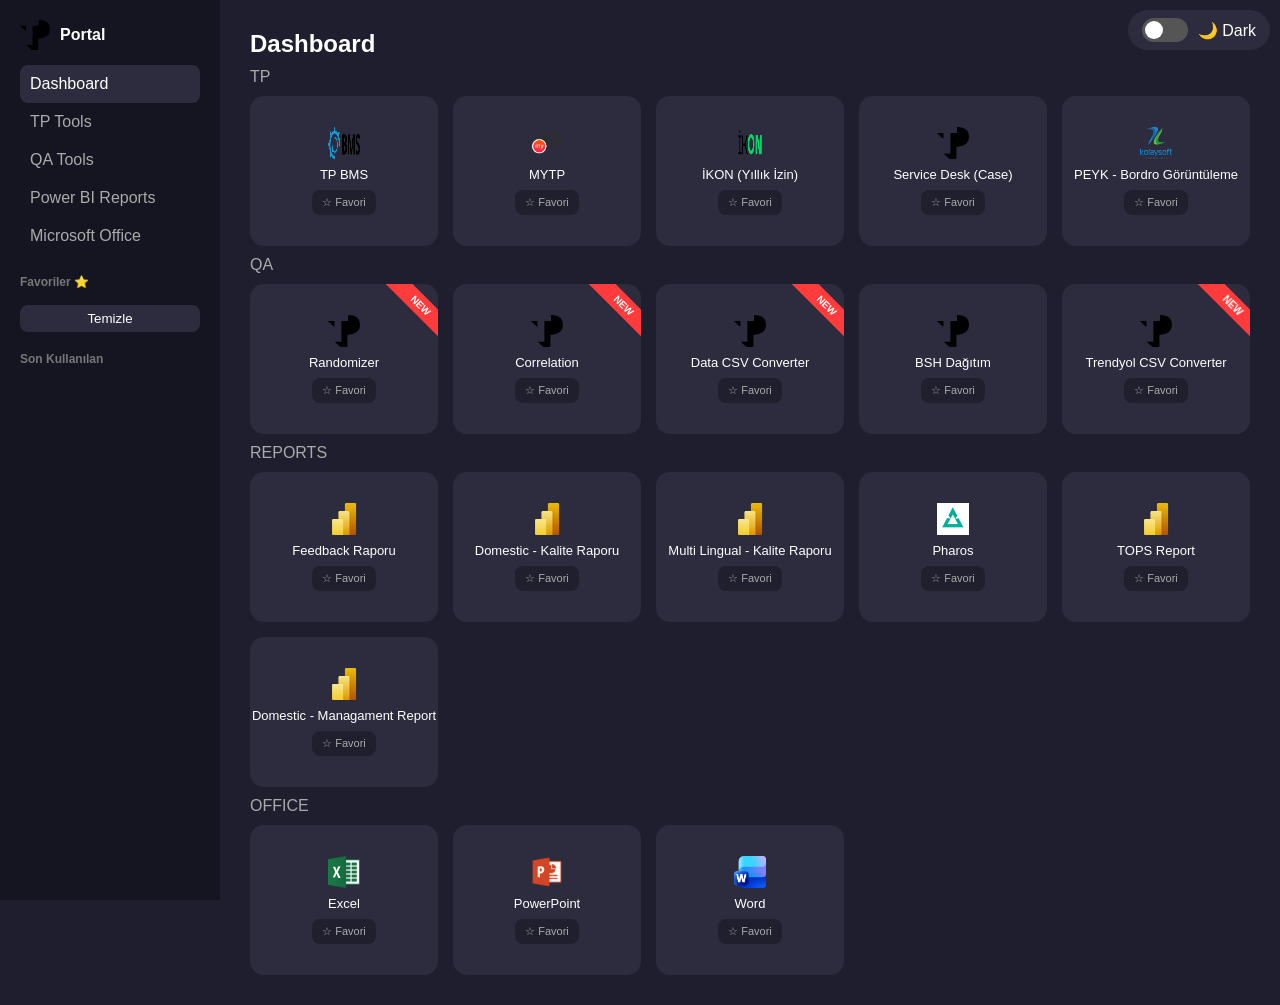
<file: index.html>
<!DOCTYPE html>
<html lang="tr">
<head>
<meta charset="UTF-8">
<title>QA Portal</title>

<style>
*{
  margin:0;
  padding:0;
  box-sizing:border-box;
}

body{
  font-family:Segoe UI,Arial;
  background:#1e1e2f;
  color:#fff;
  display:flex;
  transition:.3s;
}

/* LIGHT MODE */
body.light{
  background:#f4f6fb;
  color:#111;
}

body.light .sidebar{background:#fff;}
body.light .card{background:#fff;color:#111;}
body.light .section-title{color:#333;}
body.light .nav a{color:#333;}
body.light .nav a.active{background:#e6e9f5;}
body.light .sidebar-section h4{color:#333;}
body.light .small-btn{background:#e6e9f5;color:#111;}
body.light .switch{
  background:#fff;
  color:#111;
}

/* SIDEBAR */
.sidebar{
  width:220px;
  background:#151521;
  min-height:100vh;
  position:fixed;
  left:0;
  top:0;
  padding:20px;
}

.logo{
  display:flex;
  gap:10px;
  align-items:center;
  margin-bottom:15px;
}

.logo img{
  width:30px;
  height:30px;
}

.nav a{
  display:block;
  padding:10px;
  color:#aaa;
  cursor:pointer;
  border-radius:8px;
}

.nav a.active{
  background:#2c2c3e;
  color:#fff;
}

/* MAIN */
.main{
  margin-left:220px;
  padding:30px;
  width:100%;
}

.section{
  display:none;
}

.section.active{
  display:block;
}

.section-title{
  color:#aaa;
  margin:10px 0;
}

.grid{
  display:grid;
  grid-template-columns:repeat(auto-fill,minmax(160px,1fr));
  gap:15px;
}

/* CARD */
.card{
  background:#2c2c3e;
  height:150px;
  border-radius:14px;
  display:flex;
  flex-direction:column;
  justify-content:center;
  align-items:center;
  position:relative;
  cursor:pointer;
  overflow:hidden;
}

.card.new{
  animation:pulseGlow 1.6s ease-out 1;
}

@keyframes pulseGlow{
  0%{box-shadow:0 0 0 rgba(255,59,59,0);}
  50%{box-shadow:0 0 18px rgba(255,59,59,0.55);}
  100%{box-shadow:0 0 0 rgba(255,59,59,0);}
}

/* NEW ribbon */
.new-ribbon{
  position:absolute;
  top:12px;
  right:-32px;
  background:#ff3b3b;
  color:#fff;
  font-size:10px;
  padding:4px 38px;
  transform:rotate(45deg);
  font-weight:bold;
}

/* TEST ribbon */
.test-ribbon{
  position:absolute;
  top:12px;
  left:-32px;
  background:#ffd500;
  color:#111;
  font-size:10px;
  padding:4px 38px;
  transform:rotate(-45deg);
  font-weight:bold;
}

/* FAVORITE BUTTON */
.fav-btn{
  margin-top:8px;
  padding:6px 10px;
  border:none;
  border-radius:8px;
  font-size:11px;
  cursor:pointer;
  background:#1f1f2d;
  color:#aaa;
  transition:.2s;
}

.fav-btn:hover{
  background:#3a3a55;
  color:#fff;
}

.fav-btn.active{
  background:gold;
  color:#111;
  font-weight:bold;
}

/* POP EFFECT */
.fav-btn.pop{
  animation:pop .3s ease;
}

@keyframes pop{
  0%{transform:scale(1);}
  50%{transform:scale(1.3);}
  100%{transform:scale(1);}
}

.card img{
  width:32px;
  height:32px;
  margin-bottom:8px;
}

.card-title{
  font-size:13px;
  text-align:center;
}

/* SIDEBAR LIST */
.sidebar-section{
  margin-top:20px;
}

.sidebar-section h4{
  font-size:12px;
  color:#777;
  margin-bottom:8px;
}

.sidebar-item{
  display:flex;
  align-items:center;
  gap:8px;
  font-size:13px;
  margin-bottom:6px;
}

.sidebar-item img{
  width:18px;
  height:18px;
}

/* BUTTON */
.small-btn{
  margin-top:8px;
  width:100%;
  padding:6px;
  border:none;
  border-radius:8px;
  cursor:pointer;
  background:#2c2c3e;
  color:#fff;
}

/* TOPBAR */
.topbar{
  position:fixed;
  right:10px;
  top:10px;
}

/* THEME SWITCH */
.switch{
  position:relative;
  display:flex;
  align-items:center;
  gap:10px;
  background:#2c2c3e;
  padding:8px 14px;
  border-radius:30px;
  cursor:pointer;
  user-select:none;
}

.switch input{
  display:none;
}

.slider{
  width:46px;
  height:24px;
  background:#555;
  border-radius:20px;
  position:relative;
  transition:.3s;
}

.slider:before{
  content:"";
  position:absolute;
  width:18px;
  height:18px;
  background:#fff;
  border-radius:50%;
  left:3px;
  top:3px;
  transition:.3s;
}

.switch input:checked + .slider{
  background:#4caf50;
}

.switch input:checked + .slider:before{
  transform:translateX(22px);
}

#maintenanceOverlay{
  position:fixed;
  inset:0;
  background:#0f0f1a;
  display:none;
  align-items:center;
  justify-content:center;
  flex-direction:column;
  z-index:99999;
  color:#fff;
  text-align:center;
}

#maintenanceOverlay h1{
  font-size:42px;
  margin-bottom:10px;
}

#maintenanceOverlay p{
  opacity:.7;
}
</style>
</head>

<body>

<!-- TOP -->
<div class="topbar">

<label class="switch">
  <input type="checkbox" onchange="toggleTheme()">
  <div class="slider"></div>
  <span id="themeText">🌙 Dark</span>
</label>

</div>

<!-- SIDEBAR -->
<div class="sidebar">

  <div class="logo">
    <img src="logo.png">
    <strong>Portal</strong>
  </div>

  <div class="nav">
    <a class="active" onclick="show('all',this)">Dashboard</a>
    <a onclick="show('tp',this)">TP Tools</a>
    <a onclick="show('qa',this)">QA Tools</a>
    <a onclick="show('reports',this)">Power BI Reports</a>
    <a onclick="show('office',this)">Microsoft Office</a>
  </div>

  <div class="sidebar-section">
    <h4>Favoriler ⭐</h4>
    <div id="favList"></div>
    <button class="small-btn" onclick="clearFav()">Temizle</button>
  </div>

  <div class="sidebar-section">
    <h4>Son Kullanılan</h4>
    <div id="recentList"></div>
  </div>

</div>

<!-- MAIN -->
<div class="main">
<h2>Dashboard</h2>
<div id="app"></div>
</div>

<script>

/* DATA */
const tools=[

  {id:"bms",name:"TP BMS",icon:"tp_bms.png",cat:"tp",isNew:0,isTest:0,url:"https://sebra.ccms.teleperformance.com/"},
  {id:"mytp",name:"MYTP",icon:"mytp.png",cat:"tp",isNew:0,isTest:0,url:"https://teleperformance-mytp.sabacloud.com/"},
  {id:"ikon",name:"İKON (Yıllık İzin)",icon:"ikon.png",cat:"tp",isNew:0,isTest:0,url:"https://ikon.teleperformance.com.tr/logo/corporate"},
  {id:"srvdesk",name:"Service Desk (Case)",icon:"logo.png",cat:"tp",isNew:0,isTest:0,url:"https://support.teleperformance.com/esc?id=ec_dashboard"},
  {id:"peyk",name:"PEYK - Bordro Görüntüleme",icon:"peyk.png",cat:"tp",isNew:0,isTest:0,url:"https://peyk.kolaysoft.com.tr/login"},



  {id:"random",name:"Randomizer",icon:"logo.png",cat:"qa",isNew:1,isTest:0,url:"randomizer.html"},
  {id:"corel",name:"Correlation",icon:"logo.png",cat:"qa",isNew:1,isTest:0,url:"corel.html"},
  {id:"csv",name:"Data CSV Converter",icon:"logo.png",cat:"qa",isNew:1,isTest:0,url:"csvconverter.html"},
  {id:"sampling",name:"BSH Dağıtım",icon:"logo.png",cat:"qa",isNew:0,isTest:0,url:"sampling.html"},
  {id:"trceviri",name:"Trendyol CSV Converter",icon:"logo.png",cat:"qa",isNew:1,isTest:0,url:"trendyolceviri.html"},

  {id:"powerbifb",name:"Feedback Raporu",icon:"powerbi.png",cat:"reports",isNew:0,isTest:0,url:"https://app.powerbi.com/"},
  {id:"powerbidm",name:"Domestic - Kalite Raporu",icon:"powerbi.png",cat:"reports",isNew:0,isTest:0,url:"https://app.powerbi.com/"},
  {id:"powerbiml",name:"Multi Lingual - Kalite Raporu",icon:"powerbi.png",cat:"reports",isNew:0,isTest:0,url:"https://app.powerbi.com/groups/me/reports/913d085a-39b0-47ba-8d86-93f7562967b5/ReportSection6e0f125c1a8e11c66787?experience=power-bi"},  
  {id:"powerpharos",name:"Pharos",icon:"pharos.png",cat:"reports",isNew:0,isTest:0,url:"https://app.powerbi.com/groups/me/apps/41d62312-bcc5-4135-a533-27c99a17330b/reports/35f2923b-4391-420b-b20c-39a5fbbf71af/ReportSection?ctid=638fcbaf-ba4c-43e1-adae-5475c970fe10&experience=power-bi"},  
  {id:"powerbitops",name:"TOPS Report",icon:"powerbi.png",cat:"reports",isNew:0,isTest:0,url:"https://app.powerbi.com/groups/me/reports/fa9a4773-1f17-4e70-8d61-c2abdd623f10/4ff2d5fd86b13526c481?experience=power-bi"},  
  {id:"powerbimgm",name:"Domestic - Managament Report",icon:"powerbi.png",cat:"reports",isNew:0,isTest:0,url:"https://app.powerbi.com/groups/me/reports/5e8a5883-5b0c-468a-aa43-4eafb84a948b/ReportSection129752e63008ee0ccb20?experience=power-bi"},  




  {id:"excel",name:"Excel",icon:"excel.png",cat:"office",isNew:0,isTest:0,url:"https://excel.cloud.microsoft/"},
  {id:"ppt",name:"PowerPoint",icon:"powerpoint.png",cat:"office",isNew:0,isTest:0,url:"https://powerpoint.cloud.microsoft/"},
  {id:"word",name:"Word",icon:"word.png",cat:"office",isNew:0,isTest:0,url:"https://word.cloud.microsoft/"}

];

/* THEME */
function toggleTheme(){

  document.body.classList.toggle("light");

  themeText.innerText =
    document.body.classList.contains("light")
    ? "☀️ Light"
    : "🌙 Dark";
}

/* RENDER */
function render(){

  const app=document.getElementById("app");

  app.innerHTML="";

  ["tp","qa","reports","office"].forEach(cat=>{

    let sec=document.createElement("div");

    sec.className="section active";

    sec.dataset.cat=cat;

    sec.innerHTML=`
      <div class="section-title">${cat.toUpperCase()}</div>

      <div class="grid">
        ${tools.filter(t=>t.cat===cat).map(card).join("")}
      </div>
    `;

    app.appendChild(sec);

  });

  updateFav();
  updateRecent();
}

/* CARD */
function card(t){

  let fav=getFav();

  let isFav=fav.includes(t.id);

  return `
  <div class="card ${t.isNew?'new':''}" onclick="openTool('${t.id}')">

    ${t.isNew?'<div class="new-ribbon">NEW</div>':''}

    ${t.isTest?'<div class="test-ribbon">TEST</div>':''}

    <img src="${t.icon}">

    <div class="card-title">${t.name}</div>

    <button class="fav-btn ${isFav?'active':''}"
      onclick="event.stopPropagation();toggleFav('${t.id}',this)">
      ${isFav ? "★ Favoride" : "☆ Favori"}
    </button>

  </div>`;
}

/* FAVORITE */
function getFav(){
  return JSON.parse(localStorage.getItem("fav")||"[]");
}

function toggleFav(id, btn){

  let fav=getFav();

  const add=!fav.includes(id);

  if(add){

    fav.push(id);

    if(btn){

      btn.classList.add("pop");

      setTimeout(()=>btn.classList.remove("pop"),300);
    }

  } else {

    fav=fav.filter(x=>x!==id);
  }

  localStorage.setItem("fav",JSON.stringify(fav));

  render();
}

function clearFav(){

  localStorage.removeItem("fav");

  render();
}

function updateFav(){

  let fav=getFav();

  document.getElementById("favList").innerHTML=
    fav.map(id=>{

      let t=tools.find(x=>x.id===id);

      return t
      ? `<div class="sidebar-item"><img src="${t.icon}">${t.name}</div>`
      : "";

    }).join("");
}

/* RECENT */
function openTool(id){

  let t=tools.find(x=>x.id===id);

  if(!t) return;

  let r=JSON.parse(localStorage.getItem("recent") || "[]");

  r=r.filter(x=>x!==id);

  r.unshift(id);

  r=r.slice(0,5);

  localStorage.setItem("recent", JSON.stringify(r));

  updateRecent();

  if(t.url.endsWith(".html")){

    window.location.href=t.url;

  } else {

    window.open(t.url, "_blank");
  }
}

function updateRecent(){

  let r=JSON.parse(localStorage.getItem("recent")||"[]");

  document.getElementById("recentList").innerHTML=
    r.map(id=>{

      let t=tools.find(x=>x.id===id);

      return t
      ? `<div class="sidebar-item"><img src="${t.icon}">${t.name}</div>`
      : "";

    }).join("");
}

/* NAV */
function show(id,el){

  document.querySelectorAll(".nav a")
    .forEach(a=>a.classList.remove("active"));

  el.classList.add("active");

  document.querySelectorAll(".section").forEach(s=>{

    s.style.display =
      (id==="all" || s.dataset.cat===id)
      ? "block"
      : "none";
  });
}

/* INIT */
render();

/* =========================
   MAINTENANCE LOCK SYSTEM
========================= */

let maintenanceState = 0; // 1 = ON, 0 = OFF
let locked = false;       // 🔒 bir kere açıldıysa kilit

function applyMaintenance(){

  const overlay = document.getElementById("maintenanceOverlay");
  if(!overlay) return;

  // 🔴 Eğer maintenance 1 ise KİLİTLE ve asla geri kapatma
  if(maintenanceState === 1){

    locked = true;

    overlay.style.display = "flex";
    document.body.style.pointerEvents = "none";

  }

  // 🟢 SADECE 0 GELİRSE KAPAT (kilit açılır)
  if(maintenanceState === 0 && locked){

    overlay.style.display = "none";
    document.body.style.pointerEvents = "auto";

    locked = false;
  }
}

/* 10 saniyede bir kontrol */
setInterval(applyMaintenance, 1);

/* ilk çalıştırma */
applyMaintenance();

</script>

<div id="maintenanceOverlay">
  <h1>🔧 Güncelleme Yapılıyor</h1>
  <p>Portal şu anda bakımda. Lütfen daha sonra tekrar deneyin.</p>
</div>

</body>
</html>
</file>
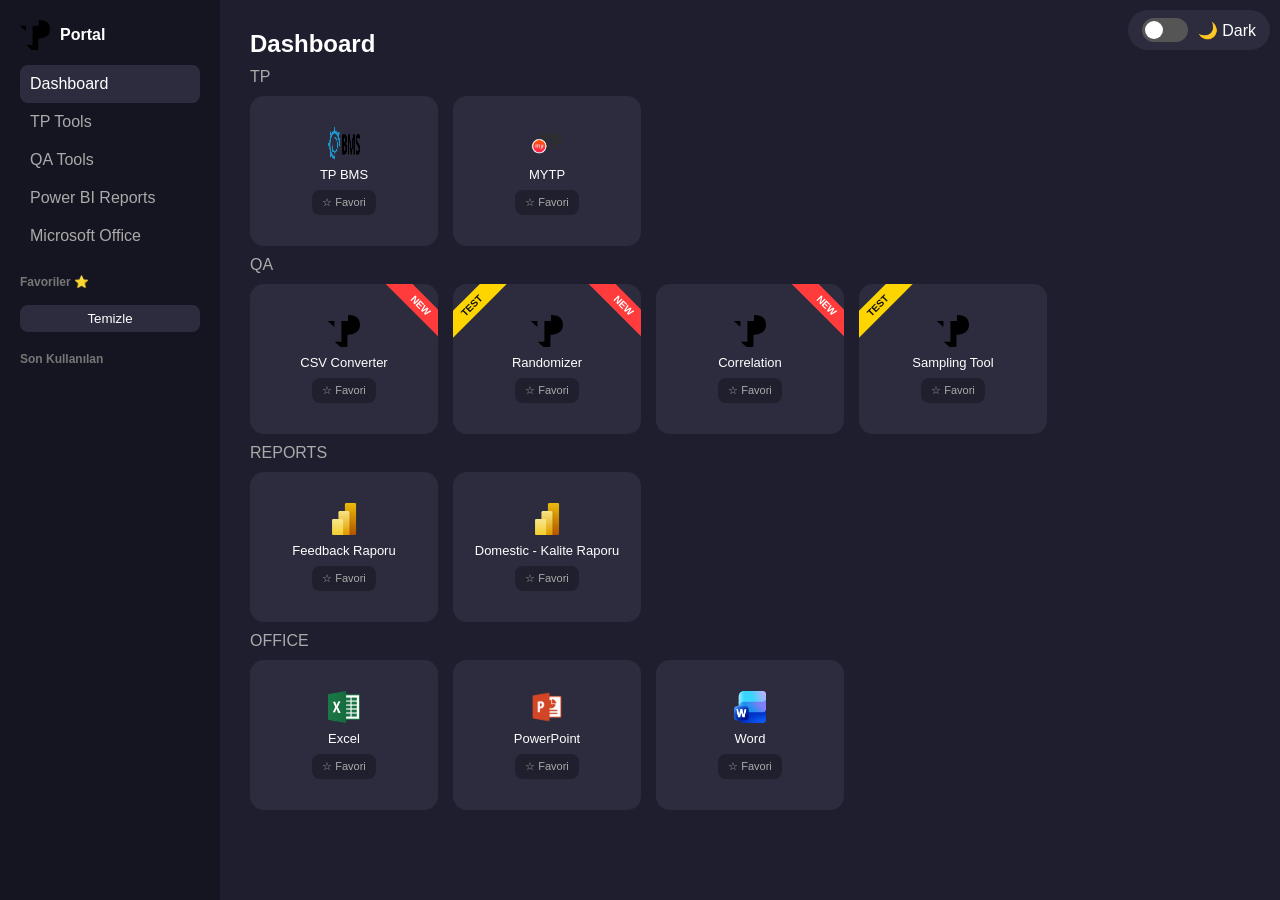
<file: index2.html>
<!DOCTYPE html>
<html lang="tr">
<head>
<meta charset="UTF-8">
<title>QA Portal2</title>

<style>
*{
  margin:0;
  padding:0;
  box-sizing:border-box;
}

body{
  font-family:Segoe UI,Arial;
  background:#1e1e2f;
  color:#fff;
  display:flex;
  transition:.3s;
}

/* LIGHT MODE */
body.light{
  background:#f4f6fb;
  color:#111;
}

body.light .sidebar{background:#fff;}
body.light .card{background:#fff;color:#111;}
body.light .section-title{color:#333;}
body.light .nav a{color:#333;}
body.light .nav a.active{background:#e6e9f5;}
body.light .sidebar-section h4{color:#333;}
body.light .small-btn{background:#e6e9f5;color:#111;}
body.light .switch{
  background:#fff;
  color:#111;
}

/* SIDEBAR */
.sidebar{
  width:220px;
  background:#151521;
  min-height:100vh;
  position:fixed;
  left:0;
  top:0;
  padding:20px;
}

.logo{
  display:flex;
  gap:10px;
  align-items:center;
  margin-bottom:15px;
}

.logo img{
  width:30px;
  height:30px;
}

.nav a{
  display:block;
  padding:10px;
  color:#aaa;
  cursor:pointer;
  border-radius:8px;
}

.nav a.active{
  background:#2c2c3e;
  color:#fff;
}

/* MAIN */
.main{
  margin-left:220px;
  padding:30px;
  width:100%;
}

.section{
  display:none;
}

.section.active{
  display:block;
}

.section-title{
  color:#aaa;
  margin:10px 0;
}

.grid{
  display:grid;
  grid-template-columns:repeat(auto-fill,minmax(160px,1fr));
  gap:15px;
}

/* CARD */
.card{
  background:#2c2c3e;
  height:150px;
  border-radius:14px;
  display:flex;
  flex-direction:column;
  justify-content:center;
  align-items:center;
  position:relative;
  cursor:pointer;
  overflow:hidden;
}

.card.new{
  animation:pulseGlow 1.6s ease-out 1;
}

@keyframes pulseGlow{
  0%{box-shadow:0 0 0 rgba(255,59,59,0);}
  50%{box-shadow:0 0 18px rgba(255,59,59,0.55);}
  100%{box-shadow:0 0 0 rgba(255,59,59,0);}
}

/* NEW ribbon */
.new-ribbon{
  position:absolute;
  top:12px;
  right:-32px;
  background:#ff3b3b;
  color:#fff;
  font-size:10px;
  padding:4px 38px;
  transform:rotate(45deg);
  font-weight:bold;
}

/* TEST ribbon */
.test-ribbon{
  position:absolute;
  top:12px;
  left:-32px;
  background:#ffd500;
  color:#111;
  font-size:10px;
  padding:4px 38px;
  transform:rotate(-45deg);
  font-weight:bold;
}

/* FAVORITE BUTTON */
.fav-btn{
  margin-top:8px;
  padding:6px 10px;
  border:none;
  border-radius:8px;
  font-size:11px;
  cursor:pointer;
  background:#1f1f2d;
  color:#aaa;
  transition:.2s;
}

.fav-btn:hover{
  background:#3a3a55;
  color:#fff;
}

.fav-btn.active{
  background:gold;
  color:#111;
  font-weight:bold;
}

/* POP EFFECT */
.fav-btn.pop{
  animation:pop .3s ease;
}

@keyframes pop{
  0%{transform:scale(1);}
  50%{transform:scale(1.3);}
  100%{transform:scale(1);}
}

.card img{
  width:32px;
  height:32px;
  margin-bottom:8px;
}

.card-title{
  font-size:13px;
  text-align:center;
}

/* SIDEBAR LIST */
.sidebar-section{
  margin-top:20px;
}

.sidebar-section h4{
  font-size:12px;
  color:#777;
  margin-bottom:8px;
}

.sidebar-item{
  display:flex;
  align-items:center;
  gap:8px;
  font-size:13px;
  margin-bottom:6px;
}

.sidebar-item img{
  width:18px;
  height:18px;
}

/* BUTTON */
.small-btn{
  margin-top:8px;
  width:100%;
  padding:6px;
  border:none;
  border-radius:8px;
  cursor:pointer;
  background:#2c2c3e;
  color:#fff;
}

/* TOPBAR */
.topbar{
  position:fixed;
  right:10px;
  top:10px;
}

/* THEME SWITCH */
.switch{
  position:relative;
  display:flex;
  align-items:center;
  gap:10px;
  background:#2c2c3e;
  padding:8px 14px;
  border-radius:30px;
  cursor:pointer;
  user-select:none;
}

.switch input{
  display:none;
}

.slider{
  width:46px;
  height:24px;
  background:#555;
  border-radius:20px;
  position:relative;
  transition:.3s;
}

.slider:before{
  content:"";
  position:absolute;
  width:18px;
  height:18px;
  background:#fff;
  border-radius:50%;
  left:3px;
  top:3px;
  transition:.3s;
}

.switch input:checked + .slider{
  background:#4caf50;
}

.switch input:checked + .slider:before{
  transform:translateX(22px);
}
</style>
</head>

<body>

<!-- TOP -->
<div class="topbar">

<label class="switch">
  <input type="checkbox" onchange="toggleTheme()">
  <div class="slider"></div>
  <span id="themeText">🌙 Dark</span>
</label>

</div>

<!-- SIDEBAR -->
<div class="sidebar">

  <div class="logo">
    <img src="logo.png">
    <strong>Portal</strong>
  </div>

  <div class="nav">
    <a class="active" onclick="show('all',this)">Dashboard</a>
    <a onclick="show('tp',this)">TP Tools</a>
    <a onclick="show('qa',this)">QA Tools</a>
    <a onclick="show('reports',this)">Power BI Reports</a>
    <a onclick="show('office',this)">Microsoft Office</a>
  </div>

  <div class="sidebar-section">
    <h4>Favoriler ⭐</h4>
    <div id="favList"></div>
    <button class="small-btn" onclick="clearFav()">Temizle</button>
  </div>

  <div class="sidebar-section">
    <h4>Son Kullanılan</h4>
    <div id="recentList"></div>
  </div>

</div>

<!-- MAIN -->
<div class="main">
<h2>Dashboard</h2>
<div id="app"></div>
</div>

<script>

/* DATA */
const tools=[

  {id:"bms",name:"TP BMS",icon:"tp_bms.png",cat:"tp",isNew:0,isTest:0,url:"https://sebra.ccms.teleperformance.com/"},

  {id:"mytp",name:"MYTP",icon:"mytp.png",cat:"tp",isNew:0,isTest:0,url:"https://teleperformance-mytp.sabacloud.com/"},

  {id:"csv",name:"CSV Converter",icon:"logo.png",cat:"qa",isNew:1,isTest:0,url:"csvconverter.html"},

  {id:"random",name:"Randomizer",icon:"logo.png",cat:"qa",isNew:1,isTest:1,url:"randomizer.html"},

  {id:"corel",name:"Correlation",icon:"logo.png",cat:"qa",isNew:1,isTest:0,url:"corel.html"},

  {id:"sampling",name:"Sampling Tool",icon:"logo.png",cat:"qa",isNew:0,isTest:1,url:"sampling.html"},

  {
    id:"powerbifb",
    name:"Feedback Raporu",
    icon:"powerbi.png",
    cat:"reports",
    isNew:0,
    isTest:0,
    url:"https://app.powerbi.com/"
  },

  {
    id:"powerbidm",
    name:"Domestic - Kalite Raporu",
    icon:"powerbi.png",
    cat:"reports",
    isNew:0,
    isTest:0,
    url:"https://app.powerbi.com/"
  },

  {
    id:"excel",
    name:"Excel",
    icon:"excel.png",
    cat:"office",
    isNew:0,
    isTest:0,
    url:"https://excel.cloud.microsoft/"
  },

  {
    id:"ppt",
    name:"PowerPoint",
    icon:"powerpoint.png",
    cat:"office",
    isNew:0,
    isTest:0,
    url:"https://powerpoint.cloud.microsoft/"
  },

  {
    id:"word",
    name:"Word",
    icon:"word.png",
    cat:"office",
    isNew:0,
    isTest:0,
    url:"https://word.cloud.microsoft/"
  }

];

/* THEME */
function toggleTheme(){

  document.body.classList.toggle("light");

  themeText.innerText =
    document.body.classList.contains("light")
    ? "☀️ Light"
    : "🌙 Dark";
}

/* RENDER */
function render(){

  const app=document.getElementById("app");

  app.innerHTML="";

  ["tp","qa","reports","office"].forEach(cat=>{

    let sec=document.createElement("div");

    sec.className="section active";

    sec.dataset.cat=cat;

    sec.innerHTML=`
      <div class="section-title">${cat.toUpperCase()}</div>

      <div class="grid">
        ${tools.filter(t=>t.cat===cat).map(card).join("")}
      </div>
    `;

    app.appendChild(sec);

  });

  updateFav();
  updateRecent();
}

/* CARD */
function card(t){

  let fav=getFav();

  let isFav=fav.includes(t.id);

  return `
  <div class="card ${t.isNew?'new':''}" onclick="openTool('${t.id}')">

    ${t.isNew?'<div class="new-ribbon">NEW</div>':''}

    ${t.isTest?'<div class="test-ribbon">TEST</div>':''}

    <img src="${t.icon}">

    <div class="card-title">${t.name}</div>

    <button class="fav-btn ${isFav?'active':''}"
      onclick="event.stopPropagation();toggleFav('${t.id}',this)">
      ${isFav ? "★ Favoride" : "☆ Favori"}
    </button>

  </div>`;
}

/* FAVORITE */
function getFav(){
  return JSON.parse(localStorage.getItem("fav")||"[]");
}

function toggleFav(id, btn){

  let fav=getFav();

  const add=!fav.includes(id);

  if(add){

    fav.push(id);

    if(btn){

      btn.classList.add("pop");

      setTimeout(()=>btn.classList.remove("pop"),300);
    }

  } else {

    fav=fav.filter(x=>x!==id);
  }

  localStorage.setItem("fav",JSON.stringify(fav));

  render();
}

function clearFav(){

  localStorage.removeItem("fav");

  render();
}

function updateFav(){

  let fav=getFav();

  document.getElementById("favList").innerHTML=
    fav.map(id=>{

      let t=tools.find(x=>x.id===id);

      return t
      ? `<div class="sidebar-item"><img src="${t.icon}">${t.name}</div>`
      : "";

    }).join("");
}

/* RECENT */
function openTool(id){

  let t=tools.find(x=>x.id===id);

  if(!t) return;

  let r=JSON.parse(localStorage.getItem("recent") || "[]");

  r=r.filter(x=>x!==id);

  r.unshift(id);

  r=r.slice(0,5);

  localStorage.setItem("recent", JSON.stringify(r));

  updateRecent();

  if(t.url.endsWith(".html")){

    window.location.href=t.url;

  } else {

    window.open(t.url, "_blank");
  }
}

function updateRecent(){

  let r=JSON.parse(localStorage.getItem("recent")||"[]");

  document.getElementById("recentList").innerHTML=
    r.map(id=>{

      let t=tools.find(x=>x.id===id);

      return t
      ? `<div class="sidebar-item"><img src="${t.icon}">${t.name}</div>`
      : "";

    }).join("");
}

/* NAV */
function show(id,el){

  document.querySelectorAll(".nav a")
    .forEach(a=>a.classList.remove("active"));

  el.classList.add("active");

  document.querySelectorAll(".section").forEach(s=>{

    s.style.display =
      (id==="all" || s.dataset.cat===id)
      ? "block"
      : "none";
  });
}

/* INIT */
render();

</script>

</body>
</html>
</file>
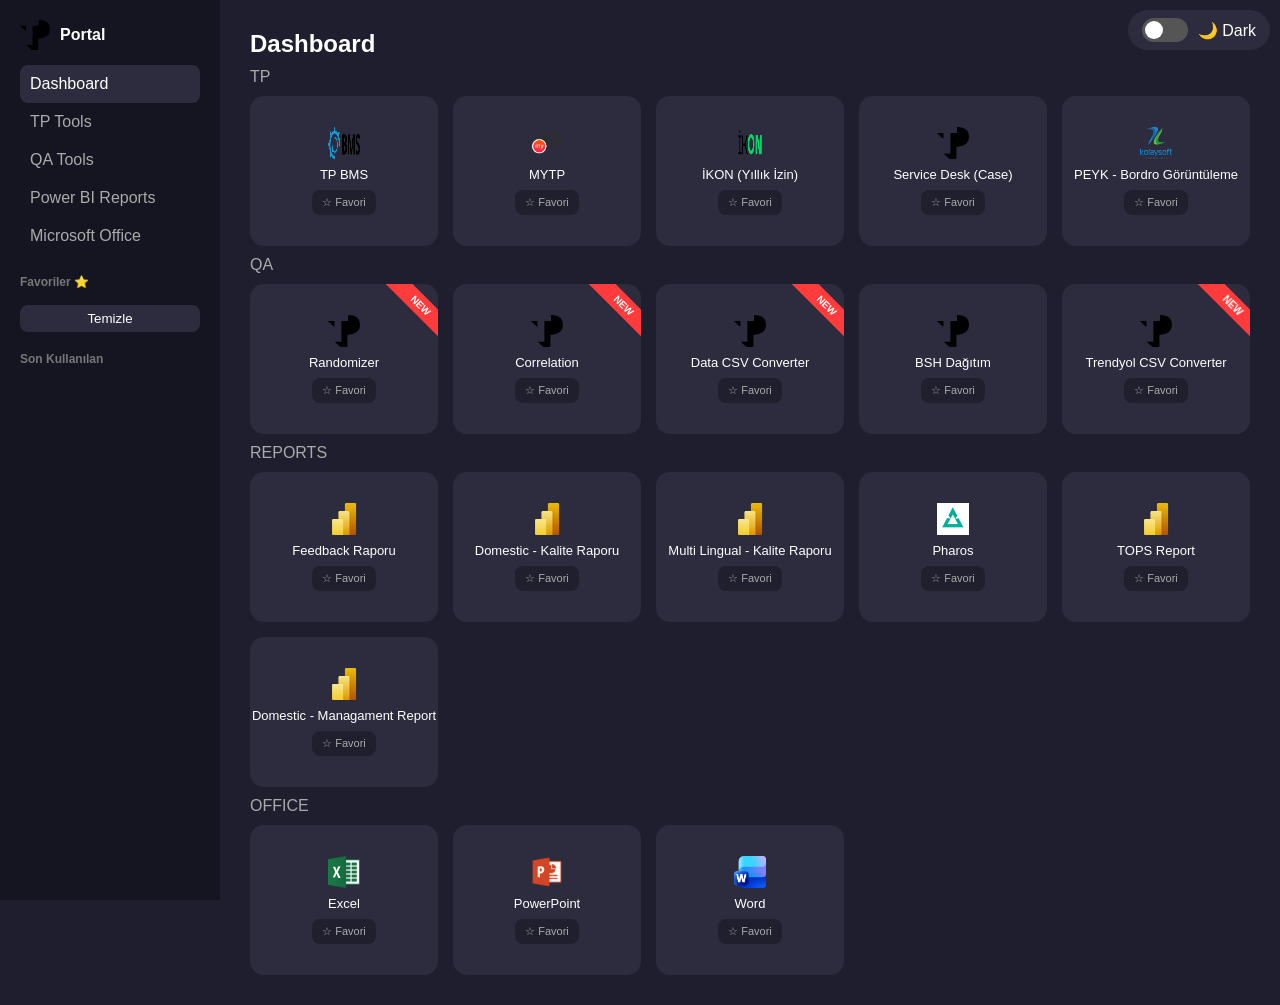
<file: technical.html>
<!DOCTYPE html>
<html>
<head>
<meta charset="UTF-8">
<title>Maintenance</title>
</head>

<body style="background:#111;color:white;text-align:center;padding-top:100px">

<h1>🔧 Güncelleme Yapılıyor</h1>

<p>
Verdiğimiz rahatsızlık nedeniyle özür dileriz. Sistem güncelleniyor.
Kısa süre içinde tekrar aktif olacaktır.
</p>

<p>
<span id="s">15</span> saniye içinde kontrol edilecek
</p>

<script>
let m = JSON.parse(localStorage.getItem("maintenance")||"{}");

if(!m.active){
  location.href="index.html";
}

let t = Number(m.refresh || 15);

const el = document.getElementById("s");

const timer = setInterval(()=>{

  t--;
  if(el) el.innerText = t;

  if(t<=0){
    location.reload();
  }

},1000);
</script>

</body>
</html>
</file>
